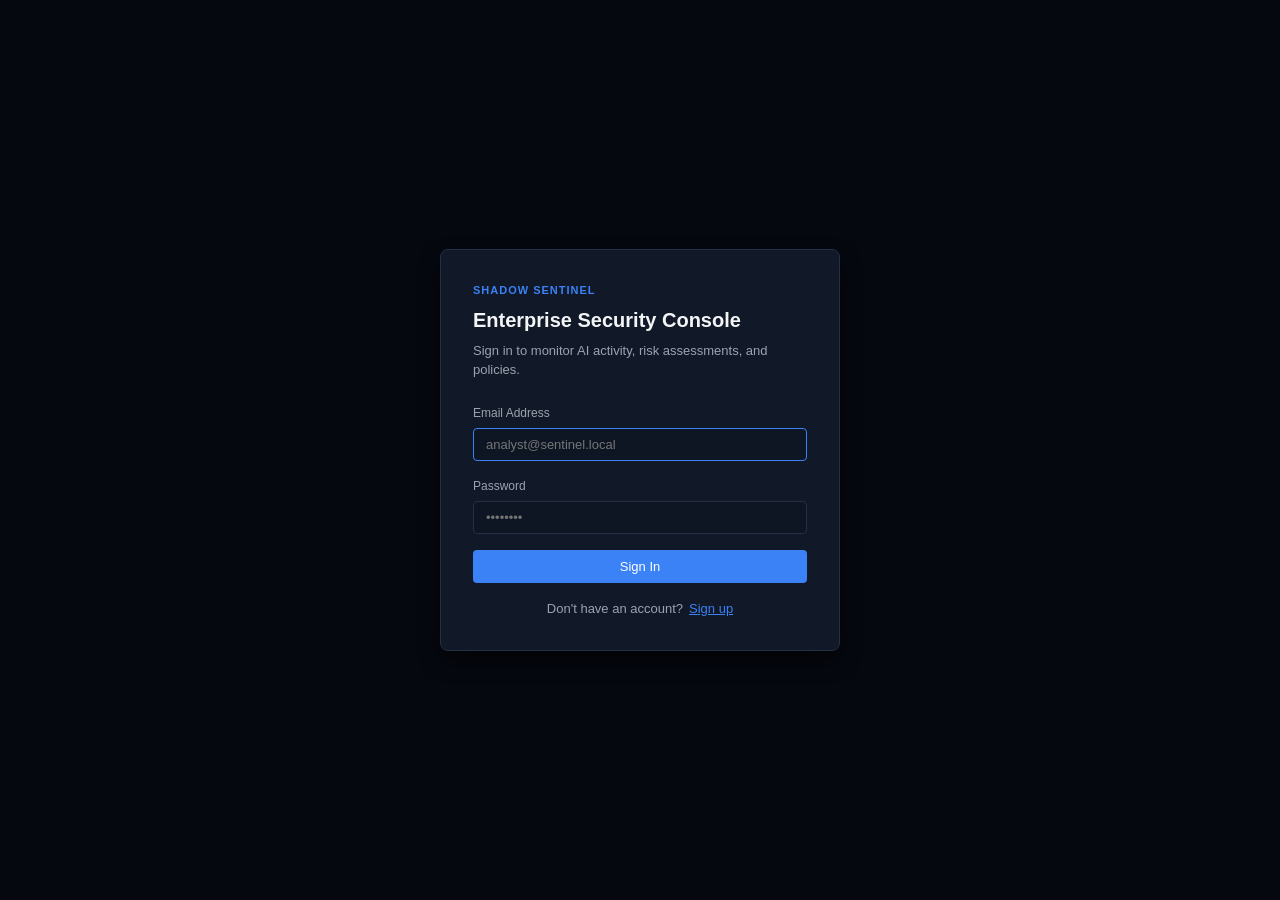
<file: backend/src/main/resources/static/index.html>
<!DOCTYPE html>
<html lang="en">
<head>
  <meta charset="UTF-8">
  <meta name="viewport" content="width=device-width, initial-scale=1.0">
  <title>Shadow Sentinel - AI Security Dashboard</title>
  <link rel="stylesheet" href="style.css">
</head>
<body>

  <!-- Auth Modal -->
  <div id="login-modal" class="modal-overlay">
    <div class="modal-card">
      <div class="modal-header">
        <div class="brand-badge">SHADOW SENTINEL</div>
        <h2 id="auth-title">Enterprise Security Console</h2>
        <p id="auth-subtitle" class="subtitle">Sign in to monitor AI activity, risk assessments, and policies.</p>
      </div>

      <!-- Login Form -->
      <form id="login-form">
        <div id="login-feedback" class="form-feedback success hidden"></div>
        <div class="form-group">
          <label for="login-email">Email Address</label>
          <input type="email" id="login-email" required placeholder="analyst@sentinel.local" autocomplete="username">
        </div>
        <div class="form-group">
          <label for="login-password">Password</label>
          <input type="password" id="login-password" required placeholder="••••••••" autocomplete="current-password">
        </div>
        <div id="login-error" class="error-msg hidden"></div>
        <button type="submit" id="login-btn" class="btn btn-primary btn-block">Sign In</button>
        <div class="auth-toggle">
          <span>Don't have an account?</span>
          <button type="button" id="show-signup-btn" class="btn-link">Sign up</button>
        </div>
      </form>

      <!-- Signup Form -->
      <form id="signup-form" class="hidden" novalidate>
        <div class="form-group">
          <label for="signup-email">Email Address</label>
          <input type="email" id="signup-email" placeholder="analyst@sentinel.local" autocomplete="username">
          <div id="signup-email-error" class="field-error hidden"></div>
        </div>
        <div class="form-group">
          <label for="signup-password">Password</label>
          <input type="password" id="signup-password" placeholder="•••••••• (min 8 characters)" autocomplete="new-password">
          <div id="signup-password-error" class="field-error hidden"></div>
        </div>
        <div class="form-group">
          <label for="signup-confirm-password">Confirm Password</label>
          <input type="password" id="signup-confirm-password" placeholder="••••••••" autocomplete="new-password">
          <div id="signup-confirm-error" class="field-error hidden"></div>
        </div>
        <div id="signup-error" class="error-msg hidden"></div>
        <div id="signup-success" class="form-feedback success hidden"></div>
        <button type="submit" id="signup-btn" class="btn btn-primary btn-block">Sign Up</button>
        <div class="auth-toggle">
          <span>Already have an account?</span>
          <button type="button" id="show-login-btn" class="btn-link">Sign in</button>
        </div>
      </form>
    </div>
  </div>

  <!-- Main App Shell -->
  <div id="app-shell" class="app-layout hidden">
    <!-- Header -->
    <header class="top-nav">
      <div class="nav-brand">
        <div class="brand-icon">&#x1F6E1;</div>
        <div class="brand-text">
          <span class="brand-title">Shadow Sentinel</span>
          <span class="brand-subtitle">AI Observability & Risk Engine</span>
        </div>
      </div>
      <div class="nav-user">
        <span id="user-role-badge" class="badge">USER</span>
        <span id="user-email-display" class="user-email">user@sentinel.local</span>
        <button id="logout-btn" class="btn btn-secondary btn-sm">Sign Out</button>
      </div>
    </header>

    <!-- Non-admin User Notice (Shown when role is not ADMIN) -->
    <div id="user-notice-view" class="user-notice-container hidden">
      <div class="user-notice-card">
        <div class="user-notice-icon">&#x1F6E1;</div>
        <p class="user-notice-message">Install the Shadow Sentinel extension and log in there to enable monitoring.</p>
      </div>
    </div>

    <!-- Sub-header Tabs -->
    <div id="tab-bar" class="tab-bar">
      <button class="tab-btn active" data-tab="overview">Overview</button>
      <button class="tab-btn" data-tab="activities">Activities</button>
      <button class="tab-btn" data-tab="alerts">
        Alerts <span id="nav-alert-count" class="badge-count hidden">0</span>
      </button>
      <button class="tab-btn" id="tab-policies-btn" data-tab="policies">Policies</button>
      <button class="tab-btn" id="tab-team-btn" data-tab="team">Team</button>
    </div>

    <!-- Main Container -->
    <main id="main-content" class="main-content">

      <!-- Tab 1: Overview -->
      <section id="tab-overview" class="tab-pane active">
        <div class="stats-grid">
          <div class="stat-card">
            <div class="stat-title">Total Activities</div>
            <div class="stat-value" id="stat-total-activities">0</div>
            <div class="stat-desc">Telemetry activities recorded</div>
          </div>
          <div class="stat-card">
            <div class="stat-title">AI Engagements</div>
            <div class="stat-value text-accent" id="stat-ai-activities">0</div>
            <div class="stat-desc">Pages with AI interaction / generation</div>
          </div>
          <div class="stat-card">
            <div class="stat-title">High / Critical Risks</div>
            <div class="stat-value text-danger" id="stat-high-risks">0</div>
            <div class="stat-desc">Activities requiring review</div>
          </div>
          <div class="stat-card">
            <div class="stat-title">Active Alerts</div>
            <div class="stat-value text-warning" id="stat-active-alerts">0</div>
            <div class="stat-desc">Unresolved security alerts</div>
          </div>
        </div>

        <div class="charts-grid">
          <!-- Class Label Distribution Chart -->
          <div class="chart-card">
            <div class="chart-header">
              <h3>Classification Distribution</h3>
              <span class="chart-tag">ML Inference</span>
            </div>
            <div class="bar-chart-container" id="chart-class-distribution">
              <div class="chart-empty">Loading classification telemetry...</div>
            </div>
          </div>

          <!-- Risk Level Distribution Chart -->
          <div class="chart-card">
            <div class="chart-header">
              <h3>Risk Level Breakdown</h3>
              <span class="chart-tag">Rule-Based Engine</span>
            </div>
            <div class="bar-chart-container" id="chart-risk-distribution">
              <div class="chart-empty">Loading risk assessments...</div>
            </div>
          </div>
        </div>
      </section>

      <!-- Tab 2: Activities -->
      <section id="tab-activities" class="tab-pane">
        <div class="section-toolbar">
          <h2>Browser Activities</h2>
          <button id="refresh-activities-btn" class="btn btn-secondary btn-sm">Refresh</button>
        </div>
        <div class="table-container">
          <table class="data-table" id="activities-table">
            <thead>
              <tr>
                <th>Domain</th>
                <th>Page Title</th>
                <th>Captured At</th>
                <th>Classification</th>
                <th>Confidence</th>
                <th>Risk Level</th>
                <th>Action</th>
              </tr>
            </thead>
            <tbody id="activities-table-body">
              <tr><td colspan="7" class="text-center">Loading browser activities...</td></tr>
            </tbody>
          </table>
        </div>
      </section>

      <!-- Tab 3: Alerts -->
      <section id="tab-alerts" class="tab-pane">
        <div class="section-toolbar">
          <h2>Incident Alerts</h2>
          <div class="toolbar-actions">
            <select id="filter-alert-status" class="form-select">
              <option value="">All Statuses</option>
              <option value="NEW">New</option>
              <option value="ACKNOWLEDGED">Acknowledged</option>
              <option value="RESOLVED">Resolved</option>
            </select>
            <select id="filter-alert-severity" class="form-select">
              <option value="">All Severities</option>
              <option value="CRITICAL">Critical</option>
              <option value="HIGH">High</option>
              <option value="MEDIUM">Medium</option>
              <option value="LOW">Low</option>
            </select>
            <button id="refresh-alerts-btn" class="btn btn-secondary btn-sm">Filter</button>
          </div>
        </div>
        <div class="alerts-list" id="alerts-list-container">
          <div class="chart-empty">Loading alerts...</div>
        </div>
      </section>

      <!-- Tab 4: Policies (ADMIN) -->
      <section id="tab-policies" class="tab-pane">
        <div id="policy-non-admin-msg" class="callout callout-warning hidden">
          <strong>Access Restricted:</strong> Policy configuration is restricted to users with the ADMIN role.
        </div>

        <div id="policy-admin-content">
          <div class="policy-layout">
            <!-- Left: Rule List -->
            <div class="policy-list-column">
              <div class="section-toolbar">
                <h2 id="policy-name-header">Corporate AI Policies</h2>
                <button id="refresh-policies-btn" class="btn btn-secondary btn-sm">Refresh</button>
              </div>
              <div id="policies-container">
                <div class="chart-empty">Loading active corporate policies...</div>
              </div>
            </div>

            <!-- Right: Add Rule Form -->
            <div class="policy-form-column">
              <div class="panel-card">
                <h3>Add Policy Rule</h3>
                <p class="panel-desc">Configure automated guardrails and risk weights for detected behavior.</p>

                <form id="add-rule-form">
                  <div class="form-group">
                    <label for="rule-key">Rule Key *</label>
                    <input type="text" id="rule-key" required placeholder="RULE_CODE_UPLOAD">
                  </div>
                  <div class="form-group">
                    <label for="rule-description">Description *</label>
                    <input type="text" id="rule-description" required placeholder="User submitted source code to AI service">
                  </div>
                  <div class="form-row">
                    <div class="form-group col-half">
                      <label for="rule-severity">Severity *</label>
                      <select id="rule-severity" required>
                        <option value="LOW">Low</option>
                        <option value="MEDIUM">Medium</option>
                        <option value="HIGH" selected>High</option>
                        <option value="CRITICAL">Critical</option>
                      </select>
                    </div>
                    <div class="form-group col-half">
                      <label for="rule-weight">Score Weight (0-40) *</label>
                      <input type="number" id="rule-weight" required min="0" max="40" value="20">
                    </div>
                  </div>
                  <div class="form-row">
                    <div class="form-group col-half">
                      <label for="rule-label">Applies to Label</label>
                      <select id="rule-label">
                        <option value="">Any Label (Wildcard)</option>
                        <option value="NON_AI">NON_AI</option>
                        <option value="AI_CAPABLE_PAGE">AI_CAPABLE_PAGE</option>
                        <option value="AI_INTERACTION">AI_INTERACTION</option>
                        <option value="AI_GENERATION">AI_GENERATION</option>
                      </select>
                    </div>
                    <div class="form-group col-half">
                      <label for="rule-domain">Domain Pattern (Glob)</label>
                      <input type="text" id="rule-domain" placeholder="*openai.com*">
                    </div>
                  </div>
                  <div class="form-row">
                    <div class="form-group col-half">
                      <label for="rule-clicks">Min Generate Clicks</label>
                      <input type="number" id="rule-clicks" min="1" placeholder="e.g. 5">
                    </div>
                    <div class="form-group col-half">
                      <label for="rule-file-upload">Requires File Upload</label>
                      <select id="rule-file-upload">
                        <option value="">Ignore</option>
                        <option value="true">Must be present</option>
                        <option value="false">Must not be present</option>
                      </select>
                    </div>
                  </div>
                  <div class="form-group">
                    <label for="rule-paste">Requires Paste Event</label>
                    <select id="rule-paste">
                      <option value="">Ignore</option>
                      <option value="true">Must have paste event</option>
                      <option value="false">Must not have paste event</option>
                    </select>
                  </div>
                  <div id="rule-form-feedback" class="form-feedback hidden"></div>
                  <button type="submit" id="save-rule-btn" class="btn btn-primary btn-block">Save Rule to Policy</button>
                </form>
              </div>
            </div>
          </div>
        </div>
      </section>

      <!-- Tab 5: Team (ADMIN) -->
      <section id="tab-team" class="tab-pane">
        <div class="section-toolbar">
          <div>
            <h2>Active Extension Users</h2>
            <p class="section-desc text-muted text-sm">Real-time telemetry and online status for employees using the browser extension.</p>
          </div>
          <button id="refresh-team-btn" class="btn btn-secondary btn-sm">Refresh</button>
        </div>
        <div class="table-container">
          <table class="data-table" id="team-table">
            <thead>
              <tr>
                <th>Email</th>
                <th>Status</th>
                <th>Last Active</th>
              </tr>
            </thead>
            <tbody id="team-table-body">
              <tr><td colspan="3" class="text-center">Loading team members...</td></tr>
            </tbody>
          </table>
        </div>
      </section>

    </main>
  </div>

  <!-- Activity Detail Side Panel (Slide-Over Drawer) -->
  <div id="activity-drawer" class="drawer-overlay hidden">
    <div class="drawer-card">
      <div class="drawer-header">
        <div>
          <h3 id="drawer-domain">Activity Detail</h3>
          <span id="drawer-activity-id" class="text-muted text-sm"></span>
        </div>
        <button id="drawer-close-btn" class="btn-close">&times;</button>
      </div>

      <div class="drawer-body">
        <!-- Risk Assessment Box -->
        <div class="drawer-section">
          <h4>Risk Assessment</h4>
          <div class="risk-overview-box">
            <div class="risk-score-display">
              <span class="score-label">Risk Score</span>
              <span id="drawer-risk-score" class="score-number">0</span>
            </div>
            <div class="risk-level-badge-container">
              <span id="drawer-risk-level" class="badge">LOW</span>
            </div>
          </div>
          <div class="detail-row">
            <span class="detail-key">Matched Rules:</span>
            <span id="drawer-matched-rules" class="detail-val">None</span>
          </div>
          <div class="reasoning-box">
            <span class="reasoning-title">Explainability Summary:</span>
            <p id="drawer-reasoning" class="reasoning-text">No assessment available.</p>
          </div>
        </div>

        <!-- Telemetry Evidence: 18 Features -->
        <div class="drawer-section">
          <h4>Captured Telemetry Evidence (18 Features)</h4>

          <div class="evidence-group-title">Metadata Signals (6)</div>
          <div class="evidence-grid">
            <div class="evidence-item"><span>Domain Length:</span> <strong id="ev-domainLength">-</strong></div>
            <div class="evidence-item"><span>Visit Count:</span> <strong id="ev-visitCount">-</strong></div>
            <div class="evidence-item"><span>Duration (s):</span> <strong id="ev-durationSeconds">-</strong></div>
            <div class="evidence-item"><span>Known AI Domain:</span> <strong id="ev-isKnownAiDomain">-</strong></div>
            <div class="evidence-item"><span>Hour of Day:</span> <strong id="ev-hourOfDay">-</strong></div>
            <div class="evidence-item"><span>Path Depth:</span> <strong id="ev-pathDepth">-</strong></div>
          </div>

          <div class="evidence-group-title">UI Signals (7)</div>
          <div class="evidence-grid">
            <div class="evidence-item"><span>Chat Interface:</span> <strong id="ev-chatInterfacePresent">-</strong></div>
            <div class="evidence-item"><span>Prompt Input:</span> <strong id="ev-promptInputPresent">-</strong></div>
            <div class="evidence-item"><span>Generate Control:</span> <strong id="ev-generateControlPresent">-</strong></div>
            <div class="evidence-item"><span>Regenerate Control:</span> <strong id="ev-regenerateControlPresent">-</strong></div>
            <div class="evidence-item"><span>AI Term Count:</span> <strong id="ev-aiTermCount">-</strong></div>
            <div class="evidence-item"><span>Streaming Output:</span> <strong id="ev-streamingOutputPresent">-</strong></div>
            <div class="evidence-item"><span>File Upload:</span> <strong id="ev-fileUploadPresent">-</strong></div>
          </div>

          <div class="evidence-group-title">Interaction Signals (5)</div>
          <div class="evidence-grid">
            <div class="evidence-item"><span>Prompt Submits:</span> <strong id="ev-promptSubmitCount">-</strong></div>
            <div class="evidence-item"><span>Generate Clicks:</span> <strong id="ev-generateClickCount">-</strong></div>
            <div class="evidence-item"><span>Paste Events:</span> <strong id="ev-pasteEventCount">-</strong></div>
            <div class="evidence-item"><span>Copy from Response:</span> <strong id="ev-copyFromResponseCount">-</strong></div>
            <div class="evidence-item"><span>Typed Char Bucket:</span> <strong id="ev-typedCharCountBucket">-</strong></div>
          </div>
        </div>
      </div>
    </div>
  </div>

  <script src="app.js"></script>
</body>
</html>
</file>
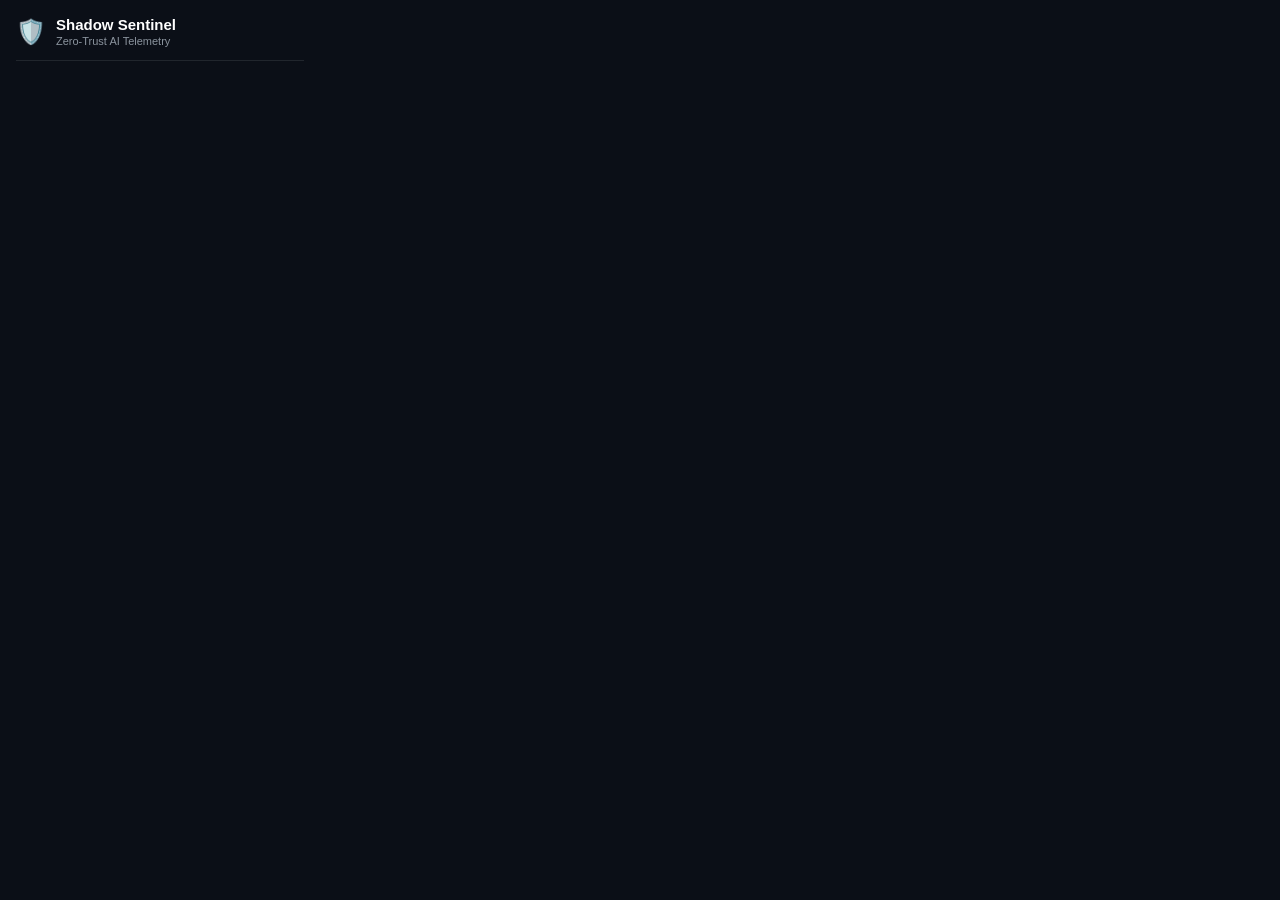
<file: extension/popup.html>
<!DOCTYPE html>
<html lang="en">
<head>
  <meta charset="UTF-8">
  <meta name="viewport" content="width=device-width, initial-scale=1.0">
  <title>Shadow Sentinel</title>
  <link rel="stylesheet" href="popup.css">
</head>
<body>
  <div class="container">
    <header class="header">
      <div class="logo">
        <span class="shield-icon">🛡️</span>
        <div>
          <h1>Shadow Sentinel</h1>
          <span class="subtext">Zero-Trust AI Telemetry</span>
        </div>
      </div>
    </header>

    <!-- Logged Out View -->
    <section id="login-section" class="card hidden">
      <h2>Account Login</h2>
      <p class="section-desc">Authenticate to attach telemetry to your security profile.</p>
      <form id="login-form">
        <div class="form-group">
          <label for="email-input">Email</label>
          <input type="email" id="email-input" placeholder="analyst@company.com" required>
        </div>
        <div class="form-group">
          <label for="password-input">Password</label>
          <input type="password" id="password-input" placeholder="••••••••" required>
        </div>
        <button type="submit" id="login-btn" class="btn btn-primary">Login</button>
      </form>
      <div id="login-error" class="error-banner hidden"></div>
    </section>

    <!-- Logged In View -->
    <section id="dashboard-section" class="card hidden">
      <div class="status-header">
        <div class="status-badge" id="session-status-badge">
          <span class="status-dot"></span>
          <span id="session-status-text">Active</span>
        </div>
        <button id="logout-btn" class="btn-text">Logout</button>
      </div>

      <div class="stats-grid">
        <div class="stat-card">
          <span class="stat-label">Activities Tracked</span>
          <span class="stat-value" id="activity-count">0</span>
        </div>
        <div class="stat-card">
          <span class="stat-label">Current Session</span>
          <span class="stat-value small" id="session-id-display">#--</span>
        </div>
      </div>

      <div class="toggle-row">
        <div class="toggle-label">
          <span>Pause Collection</span>
          <span class="toggle-desc">Temporarily halt telemetry logging</span>
        </div>
        <label class="switch">
          <input type="checkbox" id="pause-toggle">
          <span class="slider round"></span>
        </label>
      </div>
    </section>
  </div>
  <script src="config.js"></script>
  <script src="popup.js"></script>
</body>
</html>
</file>
<file: backend/src/main/resources/static/style.css>
/* Shadow Sentinel - Dark Restrained Stylesheet */
:root {
  --bg-app: #0a0e17;
  --bg-surface: #111827;
  --bg-surface-alt: #162032;
  --bg-card: #141d2d;
  --bg-input: #0e1624;
  --border-color: #222f44;
  --border-focus: #3b82f6;

  --text-primary: #f3f4f6;
  --text-secondary: #9ca3af;
  --text-muted: #64748b;

  --accent: #3b82f6;
  --accent-hover: #2563eb;

  --severity-low: #10b981;
  --severity-medium: #f59e0b;
  --severity-high: #f97316;
  --severity-critical: #ef4444;

  --label-non-ai: #64748b;
  --label-capable: #0284c7;
  --label-interaction: #8b5cf6;
  --label-generation: #ec4899;

  --radius-sm: 4px;
  --radius-md: 6px;
  --radius-lg: 8px;
}

* {
  box-sizing: border-box;
  margin: 0;
  padding: 0;
}

body {
  font-family: -apple-system, BlinkMacSystemFont, "Segoe UI", Roboto, "Helvetica Neue", Arial, sans-serif;
  background-color: var(--bg-app);
  color: var(--text-primary);
  line-height: 1.5;
  font-size: 14px;
  -webkit-font-smoothing: antialiased;
}

/* Utilities */
.hidden { display: none !important; }
.text-center { text-align: center; }
.text-muted { color: var(--text-muted); }
.text-sm { font-size: 12px; }
.text-accent { color: var(--accent); }
.text-warning { color: var(--severity-medium); }
.text-danger { color: var(--severity-critical); }

/* Buttons */
.btn {
  display: inline-flex;
  align-items: center;
  justify-content: center;
  padding: 8px 14px;
  font-size: 13px;
  font-weight: 500;
  border-radius: var(--radius-sm);
  border: 1px solid transparent;
  cursor: pointer;
  transition: background-color 0.15s ease, border-color 0.15s ease;
  user-select: none;
}

.btn-primary {
  background-color: var(--accent);
  color: #ffffff;
}
.btn-primary:hover {
  background-color: var(--accent-hover);
}

.btn-secondary {
  background-color: var(--bg-surface-alt);
  color: var(--text-primary);
  border-color: var(--border-color);
}
.btn-secondary:hover {
  background-color: #1f2d47;
  border-color: #384966;
}

.btn-sm {
  padding: 4px 10px;
  font-size: 12px;
}

.btn-block {
  width: 100%;
}

.btn-close {
  background: transparent;
  border: none;
  color: var(--text-secondary);
  font-size: 24px;
  cursor: pointer;
  line-height: 1;
}
.btn-close:hover {
  color: var(--text-primary);
}

/* Badges */
.badge {
  display: inline-block;
  padding: 2px 8px;
  border-radius: 9999px;
  font-size: 11px;
  font-weight: 600;
  text-transform: uppercase;
  letter-spacing: 0.5px;
  background-color: var(--bg-surface-alt);
  border: 1px solid var(--border-color);
  color: var(--text-secondary);
}

.badge-count {
  display: inline-block;
  background-color: var(--severity-critical);
  color: #fff;
  border-radius: 9999px;
  padding: 1px 6px;
  font-size: 10px;
  font-weight: 700;
  margin-left: 4px;
}

.badge-low { background-color: rgba(16, 185, 129, 0.15); color: var(--severity-low); border-color: rgba(16, 185, 129, 0.4); }
.badge-medium { background-color: rgba(245, 158, 11, 0.15); color: var(--severity-medium); border-color: rgba(245, 158, 11, 0.4); }
.badge-high { background-color: rgba(249, 115, 22, 0.15); color: var(--severity-high); border-color: rgba(249, 115, 22, 0.4); }
.badge-critical { background-color: rgba(239, 68, 68, 0.15); color: var(--severity-critical); border-color: rgba(239, 68, 68, 0.4); }

.badge-non-ai { background-color: rgba(100, 116, 139, 0.15); color: var(--label-non-ai); border-color: rgba(100, 116, 139, 0.4); }
.badge-ai-capable { background-color: rgba(2, 132, 199, 0.15); color: var(--label-capable); border-color: rgba(2, 132, 199, 0.4); }
.badge-ai-interaction { background-color: rgba(139, 92, 246, 0.15); color: var(--label-interaction); border-color: rgba(139, 92, 246, 0.4); }
.badge-ai-generation { background-color: rgba(236, 72, 153, 0.15); color: var(--label-generation); border-color: rgba(236, 72, 153, 0.4); }

.badge-online { background-color: rgba(16, 185, 129, 0.15); color: var(--severity-low); border-color: rgba(16, 185, 129, 0.4); }
.badge-offline { background-color: rgba(100, 116, 139, 0.15); color: var(--text-muted); border-color: rgba(100, 116, 139, 0.3); }

/* Modal (Login) */
.modal-overlay {
  position: fixed;
  inset: 0;
  background-color: rgba(5, 8, 14, 0.85);
  display: flex;
  align-items: center;
  justify-content: center;
  z-index: 1000;
  padding: 16px;
}

.modal-card {
  background-color: var(--bg-surface);
  border: 1px solid var(--border-color);
  border-radius: var(--radius-lg);
  padding: 32px;
  width: 100%;
  max-width: 400px;
  box-shadow: 0 10px 25px -5px rgba(0, 0, 0, 0.6);
}

.modal-header {
  margin-bottom: 24px;
}
.brand-badge {
  font-size: 11px;
  font-weight: 700;
  color: var(--accent);
  letter-spacing: 1px;
  margin-bottom: 6px;
}
.modal-header h2 {
  font-size: 20px;
  font-weight: 600;
  color: var(--text-primary);
  margin-bottom: 6px;
}
.modal-header .subtitle {
  color: var(--text-secondary);
  font-size: 13px;
}

/* Forms */
.form-group {
  margin-bottom: 16px;
}
.form-group label {
  display: block;
  font-size: 12px;
  font-weight: 500;
  color: var(--text-secondary);
  margin-bottom: 6px;
}
.form-group input,
.form-group select {
  width: 100%;
  padding: 8px 12px;
  background-color: var(--bg-input);
  border: 1px solid var(--border-color);
  border-radius: var(--radius-sm);
  color: var(--text-primary);
  font-size: 13px;
  outline: none;
  transition: border-color 0.15s ease;
}
.form-group input:focus,
.form-group select:focus {
  border-color: var(--border-focus);
}
.form-row {
  display: flex;
  gap: 12px;
}
.col-half {
  flex: 1;
}

.error-msg {
  color: var(--severity-critical);
  font-size: 12px;
  margin-bottom: 12px;
  padding: 8px 12px;
  background-color: rgba(239, 68, 68, 0.1);
  border-radius: var(--radius-sm);
  border: 1px solid rgba(239, 68, 68, 0.25);
}

.form-feedback {
  font-size: 12px;
  padding: 8px 12px;
  border-radius: var(--radius-sm);
  margin-bottom: 12px;
}
.form-feedback.success {
  background-color: rgba(16, 185, 129, 0.1);
  color: var(--severity-low);
  border: 1px solid rgba(16, 185, 129, 0.3);
}
.form-feedback.error {
  background-color: rgba(239, 68, 68, 0.1);
  color: var(--severity-critical);
  border: 1px solid rgba(239, 68, 68, 0.3);
}

.input-error {
  border-color: var(--severity-critical) !important;
}

.field-error {
  color: var(--severity-critical);
  font-size: 11px;
  margin-top: 4px;
}

.auth-toggle {
  display: flex;
  align-items: center;
  justify-content: center;
  gap: 6px;
  margin-top: 16px;
  font-size: 13px;
  color: var(--text-secondary);
}

.btn-link {
  background: none;
  border: none;
  color: var(--accent);
  cursor: pointer;
  font-size: 13px;
  font-weight: 500;
  padding: 0;
  text-decoration: underline;
  transition: color 0.15s ease;
  font-family: inherit;
}

.btn-link:hover {
  color: var(--accent-hover);
}

/* Top Nav */
.top-nav {
  display: flex;
  align-items: center;
  justify-content: space-between;
  padding: 12px 24px;
  background-color: var(--bg-surface);
  border-bottom: 1px solid var(--border-color);
}

.nav-brand {
  display: flex;
  align-items: center;
  gap: 12px;
}
.brand-icon {
  font-size: 22px;
}
.brand-text {
  display: flex;
  flex-direction: column;
}
.brand-title {
  font-size: 15px;
  font-weight: 700;
  color: var(--text-primary);
  letter-spacing: 0.3px;
}
.brand-subtitle {
  font-size: 11px;
  color: var(--text-secondary);
}

.nav-user {
  display: flex;
  align-items: center;
  gap: 12px;
}
.user-email {
  font-size: 13px;
  color: var(--text-secondary);
}

/* Tabs */
.tab-bar {
  display: flex;
  gap: 4px;
  padding: 0 24px;
  background-color: var(--bg-surface);
  border-bottom: 1px solid var(--border-color);
}

.tab-btn {
  background: transparent;
  border: none;
  padding: 12px 16px;
  font-size: 13px;
  font-weight: 500;
  color: var(--text-secondary);
  cursor: pointer;
  border-bottom: 2px solid transparent;
  transition: all 0.15s ease;
  display: flex;
  align-items: center;
}
.tab-btn:hover {
  color: var(--text-primary);
}
.tab-btn.active {
  color: var(--accent);
  border-bottom-color: var(--accent);
}

/* Main Content */
.main-content {
  padding: 24px;
  max-width: 1400px;
  margin: 0 auto;
}

.tab-pane {
  display: none;
}
.tab-pane.active {
  display: block;
}

/* Stats Grid */
.stats-grid {
  display: grid;
  grid-template-columns: repeat(auto-fit, minmax(220px, 1fr));
  gap: 16px;
  margin-bottom: 24px;
}

.stat-card {
  background-color: var(--bg-card);
  border: 1px solid var(--border-color);
  border-radius: var(--radius-md);
  padding: 20px;
}
.stat-title {
  font-size: 12px;
  font-weight: 600;
  color: var(--text-secondary);
  text-transform: uppercase;
  letter-spacing: 0.5px;
  margin-bottom: 8px;
}
.stat-value {
  font-size: 28px;
  font-weight: 700;
  line-height: 1;
  margin-bottom: 6px;
}
.stat-desc {
  font-size: 12px;
  color: var(--text-muted);
}

/* Charts Grid */
.charts-grid {
  display: grid;
  grid-template-columns: repeat(auto-fit, minmax(400px, 1fr));
  gap: 20px;
}

.chart-card {
  background-color: var(--bg-card);
  border: 1px solid var(--border-color);
  border-radius: var(--radius-md);
  padding: 20px;
}
.chart-header {
  display: flex;
  justify-content: space-between;
  align-items: center;
  margin-bottom: 16px;
  border-bottom: 1px solid var(--border-color);
  padding-bottom: 10px;
}
.chart-header h3 {
  font-size: 14px;
  font-weight: 600;
}
.chart-tag {
  font-size: 11px;
  color: var(--text-muted);
  background-color: var(--bg-surface-alt);
  padding: 2px 6px;
  border-radius: var(--radius-sm);
}

/* CSS Horizontal Bar Chart */
.bar-chart-container {
  display: flex;
  flex-direction: column;
  gap: 12px;
}

.chart-bar-row {
  display: flex;
  flex-direction: column;
  gap: 4px;
}

.chart-bar-meta {
  display: flex;
  justify-content: space-between;
  font-size: 12px;
}
.chart-bar-label {
  font-weight: 500;
  color: var(--text-secondary);
}
.chart-bar-val {
  font-weight: 600;
  color: var(--text-primary);
}

.chart-bar-track {
  width: 100%;
  height: 8px;
  background-color: var(--bg-input);
  border-radius: 4px;
  overflow: hidden;
}

.chart-bar-fill {
  height: 100%;
  border-radius: 4px;
  transition: width 0.4s ease;
}

.chart-empty {
  color: var(--text-muted);
  text-align: center;
  padding: 30px 0;
  font-size: 13px;
}

/* Tables */
.section-toolbar {
  display: flex;
  justify-content: space-between;
  align-items: center;
  margin-bottom: 16px;
}
.section-toolbar h2 {
  font-size: 18px;
  font-weight: 600;
}
.toolbar-actions {
  display: flex;
  gap: 10px;
}
.form-select {
  background-color: var(--bg-input);
  border: 1px solid var(--border-color);
  border-radius: var(--radius-sm);
  color: var(--text-primary);
  padding: 4px 8px;
  font-size: 12px;
}

.table-container {
  background-color: var(--bg-card);
  border: 1px solid var(--border-color);
  border-radius: var(--radius-md);
  overflow-x: auto;
}

.data-table {
  width: 100%;
  border-collapse: collapse;
  text-align: left;
}

.data-table th {
  background-color: var(--bg-surface-alt);
  color: var(--text-secondary);
  font-size: 12px;
  font-weight: 600;
  text-transform: uppercase;
  letter-spacing: 0.5px;
  padding: 12px 16px;
  border-bottom: 1px solid var(--border-color);
}

.data-table td {
  padding: 12px 16px;
  border-bottom: 1px solid var(--border-color);
  font-size: 13px;
  color: var(--text-primary);
}

.data-table tr.clickable {
  cursor: pointer;
  transition: background-color 0.15s ease;
}
.data-table tr.clickable:hover {
  background-color: var(--bg-surface-alt);
}

/* Alerts List */
.alerts-list {
  display: flex;
  flex-direction: column;
  gap: 12px;
}

.alert-card {
  background-color: var(--bg-card);
  border: 1px solid var(--border-color);
  border-left: 4px solid var(--severity-high);
  border-radius: var(--radius-md);
  padding: 16px;
  display: flex;
  flex-direction: column;
  gap: 8px;
}
.alert-card.critical { border-left-color: var(--severity-critical); }
.alert-card.high { border-left-color: var(--severity-high); }
.alert-card.medium { border-left-color: var(--severity-medium); }
.alert-card.low { border-left-color: var(--severity-low); }

.alert-header {
  display: flex;
  justify-content: space-between;
  align-items: center;
}
.alert-badges {
  display: flex;
  gap: 8px;
  align-items: center;
}
.alert-time {
  font-size: 11px;
  color: var(--text-muted);
}
.alert-title {
  font-size: 14px;
  font-weight: 600;
}
.alert-message {
  font-size: 13px;
  color: var(--text-secondary);
}
.alert-footer {
  display: flex;
  justify-content: space-between;
  align-items: center;
  padding-top: 8px;
  border-top: 1px solid rgba(255, 255, 255, 0.05);
}
.alert-meta {
  font-size: 12px;
  color: var(--text-muted);
}
.alert-actions {
  display: flex;
  gap: 8px;
}

/* Policies */
.policy-layout {
  display: grid;
  grid-template-columns: 1fr 420px;
  gap: 24px;
}
@media (max-width: 960px) {
  .policy-layout { grid-template-columns: 1fr; }
}

.panel-card {
  background-color: var(--bg-card);
  border: 1px solid var(--border-color);
  border-radius: var(--radius-md);
  padding: 20px;
}
.panel-card h3 {
  font-size: 15px;
  font-weight: 600;
  margin-bottom: 4px;
}
.panel-desc {
  font-size: 12px;
  color: var(--text-secondary);
  margin-bottom: 16px;
}

.rule-item {
  background-color: var(--bg-surface-alt);
  border: 1px solid var(--border-color);
  border-radius: var(--radius-sm);
  padding: 14px;
  margin-bottom: 12px;
}
.rule-item-header {
  display: flex;
  justify-content: space-between;
  align-items: center;
  margin-bottom: 6px;
}
.rule-key {
  font-weight: 600;
  font-family: monospace;
  font-size: 13px;
  color: var(--text-primary);
}
.rule-desc {
  font-size: 13px;
  color: var(--text-secondary);
  margin-bottom: 8px;
}
.rule-conditions {
  font-size: 11px;
  color: var(--text-muted);
  background-color: rgba(0, 0, 0, 0.2);
  padding: 6px 10px;
  border-radius: var(--radius-sm);
}

.callout {
  padding: 14px 16px;
  border-radius: var(--radius-sm);
  margin-bottom: 20px;
  font-size: 13px;
}
.callout-warning {
  background-color: rgba(245, 158, 11, 0.1);
  color: var(--severity-medium);
  border: 1px solid rgba(245, 158, 11, 0.3);
}

/* Activity Detail Drawer */
.drawer-overlay {
  position: fixed;
  inset: 0;
  background-color: rgba(0, 0, 0, 0.6);
  display: flex;
  justify-content: flex-end;
  z-index: 900;
}

.drawer-card {
  width: 100%;
  max-width: 520px;
  background-color: var(--bg-surface);
  border-left: 1px solid var(--border-color);
  height: 100%;
  display: flex;
  flex-direction: column;
  box-shadow: -10px 0 25px rgba(0, 0, 0, 0.5);
  animation: slideLeft 0.25s ease-out;
}

@keyframes slideLeft {
  from { transform: translateX(100%); }
  to { transform: translateX(0); }
}

.drawer-header {
  padding: 20px;
  border-bottom: 1px solid var(--border-color);
  display: flex;
  justify-content: space-between;
  align-items: center;
}
.drawer-header h3 {
  font-size: 16px;
  font-weight: 600;
}

.drawer-body {
  padding: 20px;
  overflow-y: auto;
  flex: 1;
}

.drawer-section {
  margin-bottom: 24px;
}
.drawer-section h4 {
  font-size: 13px;
  font-weight: 600;
  text-transform: uppercase;
  letter-spacing: 0.5px;
  color: var(--text-secondary);
  margin-bottom: 12px;
  padding-bottom: 6px;
  border-bottom: 1px solid var(--border-color);
}

.risk-overview-box {
  display: flex;
  align-items: center;
  justify-content: space-between;
  background-color: var(--bg-card);
  padding: 14px 16px;
  border-radius: var(--radius-sm);
  border: 1px solid var(--border-color);
  margin-bottom: 12px;
}
.risk-score-display {
  display: flex;
  align-items: baseline;
  gap: 8px;
}
.score-label {
  font-size: 12px;
  color: var(--text-secondary);
}
.score-number {
  font-size: 26px;
  font-weight: 700;
}

.detail-row {
  display: flex;
  justify-content: space-between;
  font-size: 13px;
  margin-bottom: 10px;
}
.detail-key { color: var(--text-secondary); }
.detail-val { font-weight: 500; }

.reasoning-box {
  background-color: var(--bg-card);
  border: 1px solid var(--border-color);
  border-radius: var(--radius-sm);
  padding: 12px;
  margin-top: 10px;
}
.reasoning-title {
  display: block;
  font-size: 11px;
  font-weight: 600;
  color: var(--text-muted);
  text-transform: uppercase;
  margin-bottom: 4px;
}
.reasoning-text {
  font-size: 12px;
  color: var(--text-primary);
  line-height: 1.5;
}

.evidence-group-title {
  font-size: 11px;
  font-weight: 600;
  color: var(--accent);
  text-transform: uppercase;
  letter-spacing: 0.5px;
  margin: 14px 0 8px 0;
}
.evidence-grid {
  display: grid;
  grid-template-columns: repeat(2, 1fr);
  gap: 8px;
}
.evidence-item {
  background-color: var(--bg-card);
  border: 1px solid var(--border-color);
  border-radius: var(--radius-sm);
  padding: 6px 10px;
  font-size: 12px;
  display: flex;
  justify-content: space-between;
}
.evidence-item span { color: var(--text-secondary); }
.evidence-item strong { color: var(--text-primary); }

/* Non-admin User Notice */
.user-notice-container {
  display: flex;
  align-items: center;
  justify-content: center;
  min-height: calc(100vh - 120px);
  padding: 32px 16px;
}

.user-notice-card {
  background-color: var(--bg-surface);
  border: 1px solid var(--border-color);
  border-radius: var(--radius-lg);
  padding: 40px 32px;
  max-width: 480px;
  text-align: center;
  box-shadow: 0 10px 25px -5px rgba(0, 0, 0, 0.5);
}

.user-notice-icon {
  font-size: 40px;
  margin-bottom: 16px;
}

.user-notice-message {
  font-size: 15px;
  color: var(--text-primary);
  line-height: 1.6;
}
</file>
<file: extension/popup.css>
* {
  box-sizing: border-box;
  margin: 0;
  padding: 0;
}

body {
  width: 320px;
  background-color: #0b0f17;
  color: #e6edf3;
  font-family: -apple-system, BlinkMacSystemFont, 'Segoe UI', Roboto, Helvetica, Arial, sans-serif;
  font-size: 13px;
  padding: 16px;
}

.container {
  display: flex;
  flex-direction: column;
  gap: 12px;
}

.header {
  border-bottom: 1px solid #21262d;
  padding-bottom: 12px;
}

.logo {
  display: flex;
  align-items: center;
  gap: 10px;
}

.shield-icon {
  font-size: 24px;
}

h1 {
  font-size: 15px;
  font-weight: 600;
  color: #ffffff;
}

.subtext {
  font-size: 11px;
  color: #8b949e;
}

h2 {
  font-size: 13px;
  font-weight: 600;
  margin-bottom: 4px;
}

.section-desc {
  font-size: 11px;
  color: #8b949e;
  margin-bottom: 12px;
}

.card {
  background: #161b22;
  border: 1px solid #30363d;
  border-radius: 8px;
  padding: 14px;
}

.form-group {
  display: flex;
  flex-direction: column;
  gap: 4px;
  margin-bottom: 10px;
}

label {
  font-size: 11px;
  font-weight: 500;
  color: #8b949e;
}

input[type="email"],
input[type="password"] {
  background: #0d1117;
  border: 1px solid #30363d;
  border-radius: 6px;
  padding: 8px 10px;
  color: #c9d1d9;
  font-size: 12px;
  outline: none;
  transition: border-color 0.2s;
}

input[type="email"]:focus,
input[type="password"]:focus {
  border-color: #58a6ff;
}

.btn {
  width: 100%;
  padding: 8px 12px;
  border-radius: 6px;
  border: none;
  font-weight: 600;
  font-size: 12px;
  cursor: pointer;
  transition: background 0.2s;
}

.btn-primary {
  background: #238636;
  color: #ffffff;
}

.btn-primary:hover {
  background: #2ea043;
}

.btn-text {
  background: none;
  border: none;
  color: #8b949e;
  font-size: 11px;
  cursor: pointer;
  text-decoration: underline;
}

.btn-text:hover {
  color: #f85149;
}

.error-banner {
  margin-top: 10px;
  padding: 8px;
  background: rgba(248, 81, 73, 0.15);
  border: 1px solid #f85149;
  color: #ff7b72;
  border-radius: 6px;
  font-size: 11px;
}

.status-header {
  display: flex;
  justify-content: space-between;
  align-items: center;
  margin-bottom: 12px;
}

.status-badge {
  display: flex;
  align-items: center;
  gap: 6px;
  background: #21262d;
  padding: 4px 10px;
  border-radius: 12px;
  font-size: 11px;
  font-weight: 500;
}

.status-dot {
  width: 8px;
  height: 8px;
  border-radius: 50%;
  background: #3fb950;
  box-shadow: 0 0 6px #3fb950;
}

.status-badge.paused .status-dot {
  background: #d29922;
  box-shadow: 0 0 6px #d29922;
}

.status-badge.error .status-dot {
  background: #f85149;
  box-shadow: 0 0 6px #f85149;
}

.stats-grid {
  display: grid;
  grid-template-columns: 1fr 1fr;
  gap: 8px;
  margin-bottom: 12px;
}

.stat-card {
  background: #0d1117;
  border: 1px solid #21262d;
  border-radius: 6px;
  padding: 10px;
  display: flex;
  flex-direction: column;
  gap: 4px;
}

.stat-label {
  font-size: 10px;
  color: #8b949e;
  text-transform: uppercase;
  letter-spacing: 0.5px;
}

.stat-value {
  font-size: 20px;
  font-weight: 700;
  color: #58a6ff;
}

.stat-value.small {
  font-size: 14px;
  color: #c9d1d9;
}

.toggle-row {
  display: flex;
  justify-content: space-between;
  align-items: center;
  padding-top: 10px;
  border-top: 1px solid #21262d;
}

.toggle-label {
  display: flex;
  flex-direction: column;
}

.toggle-desc {
  font-size: 10px;
  color: #8b949e;
}

/* Switch styling */
.switch {
  position: relative;
  display: inline-block;
  width: 36px;
  height: 20px;
}

.switch input {
  opacity: 0;
  width: 0;
  height: 0;
}

.slider {
  position: absolute;
  cursor: pointer;
  top: 0;
  left: 0;
  right: 0;
  bottom: 0;
  background-color: #30363d;
  transition: 0.3s;
}

.slider:before {
  position: absolute;
  content: "";
  height: 14px;
  width: 14px;
  left: 3px;
  bottom: 3px;
  background-color: #c9d1d9;
  transition: 0.3s;
}

input:checked + .slider {
  background-color: #1f6feb;
}

input:checked + .slider:before {
  transform: translateX(16px);
  background-color: #ffffff;
}

.slider.round {
  border-radius: 20px;
}

.slider.round:before {
  border-radius: 50%;
}

.hidden {
  display: none !important;
}
</file>
